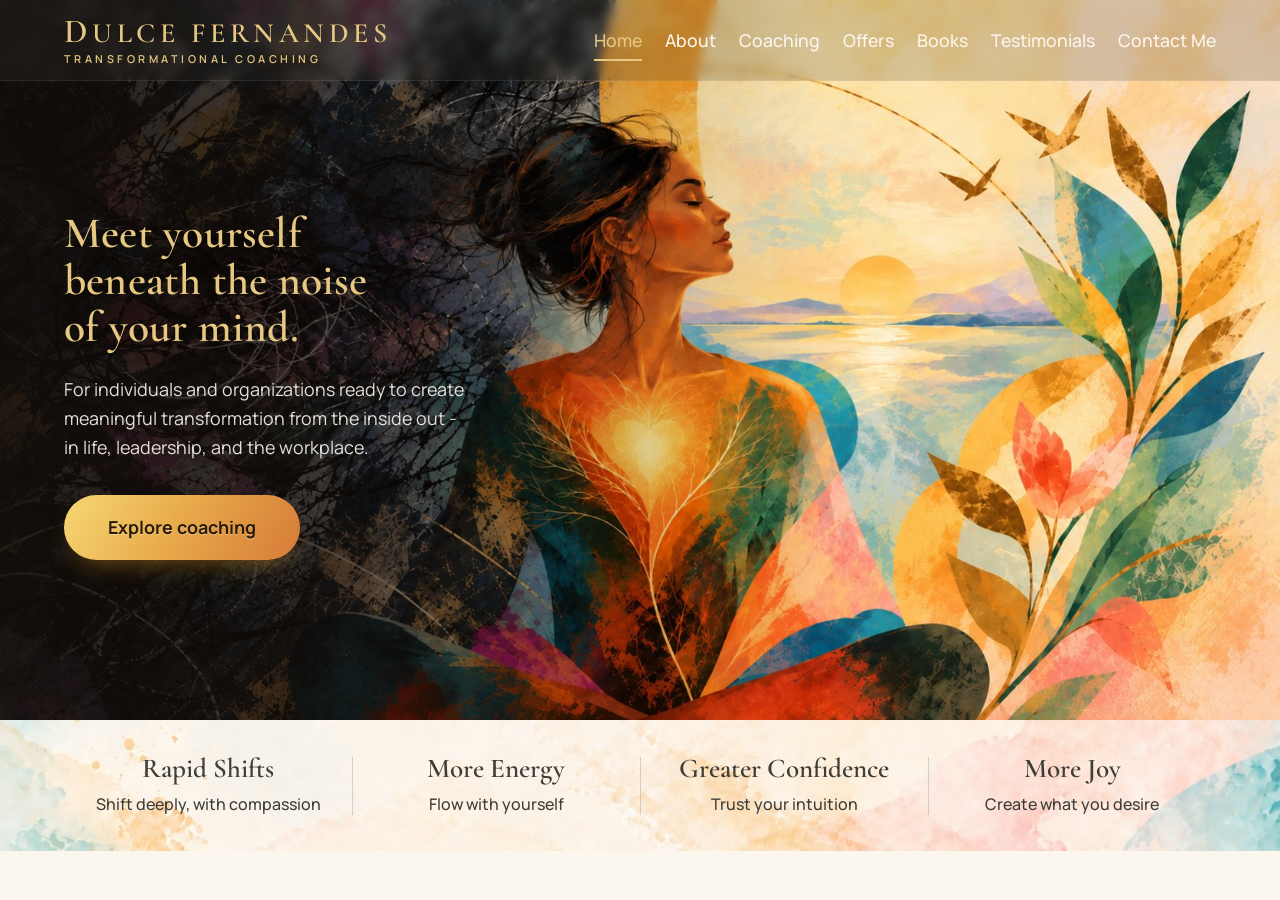
<file: index.html>
<!DOCTYPE html>
<html lang="en">
<head>
  <meta charset="UTF-8" />
  <meta name="viewport" content="width=device-width, initial-scale=1.0" />
  <title>Dulce Fernandes | Transformational Coaching</title>
  <meta name="description" content="Transformational coaching for individuals and organizations ready to create meaningful change from the inside out, in life, leadership, and the workplace." />
  <meta name="theme-color" content="#1a1410" />

  <meta property="og:title" content="Dulce Fernandes | Transformational Coaching" />
  <meta property="og:description" content="Meet yourself beneath the noise of your mind." />
  <meta property="og:type" content="website" />
  <meta property="og:image" content="assets/img/hero.jpg" />

  <link rel="preconnect" href="https://fonts.googleapis.com" />
  <link rel="preconnect" href="https://fonts.gstatic.com" crossorigin />
  <link href="https://fonts.googleapis.com/css2?family=Cormorant+Garamond:wght@400;500;600;700&family=Manrope:wght@400;500;600;700&display=swap" rel="stylesheet" />

  <link rel="stylesheet" href="css/styles.css?v=31" />
</head>
<body>
  <!-- ============ HEADER / NAV ============ -->
  <header class="site-header" id="siteHeader">
    <div class="container nav-inner">
      <a href="#home" class="brand" aria-label="Dulce Fernandes home">
        <span class="brand-name"><span class="brand-drop">D</span>ulce Fernandes</span>
        <span class="brand-tag">Transformational Coaching</span>
      </a>

      <button class="nav-toggle" id="navToggle" aria-label="Open menu" aria-expanded="false" aria-controls="primaryNav">
        <span></span><span></span><span></span>
      </button>

      <nav class="primary-nav" id="primaryNav" aria-label="Primary">
        <a href="index.html" class="nav-link is-active">Home</a>
        <a href="about.html" class="nav-link">About</a>
        <a href="#coaching" class="nav-link">Coaching</a>
        <div class="nav-item has-dropdown" id="offersDropdown">
          <a href="#offers" class="nav-link nav-link-toggle" aria-haspopup="true" aria-expanded="false">Offers</a>
          <div class="dropdown-menu" role="menu" aria-label="Offers">
            <a href="#inner-transformation" class="dropdown-link" role="menuitem">Inner Transformation</a>
            <a href="#money-transformation" class="dropdown-link" role="menuitem">Money Transformation</a>
          </div>
        </div>
        <a href="#books" class="nav-link">Books</a>
        <a href="#testimonials" class="nav-link">Testimonials</a>
        <a href="#contact" class="nav-link">Contact Me</a>
      </nav>
    </div>
  </header>

  <!-- ============ HERO ============ -->
  <section class="hero" id="home">
    <picture class="hero-media" aria-hidden="true">
      <source media="(max-width: 720px)" srcset="assets/img/hero-mobile.jpg" />
      <img src="assets/img/hero.jpg" alt="" fetchpriority="high" />
    </picture>
    <div class="hero-scrim" aria-hidden="true"></div>
    <div class="container hero-inner">
      <div class="hero-copy">
        <h1 class="hero-title">Meet yourself<br />beneath the noise<br />of your mind.</h1>
        <p class="hero-sub">For individuals and organizations ready to create meaningful transformation from the inside out -<br>in life, leadership, and the workplace.</p>
        <a href="#coaching" class="btn btn-primary">Explore coaching</a>
      </div>
    </div>
  </section>

  <!-- ============ BENEFIT STRIP ============ -->
  <section class="benefits" aria-label="What you gain">
    <div class="container benefits-grid">
      <div class="benefit"><h3>Rapid Shifts</h3><p>Shift deeply, with compassion</p></div>
      <div class="benefit"><h3>More Energy</h3><p>Flow with yourself</p></div>
      <div class="benefit"><h3>Greater Confidence</h3><p>Trust your intuition</p></div>
      <div class="benefit"><h3>More Joy</h3><p>Create what you desire</p></div>
    </div>
  </section>

  <script src="js/main.js?v=31" defer></script>
  <script src="js/protect.js?v=31" defer></script>
</body>
</html>
</file>
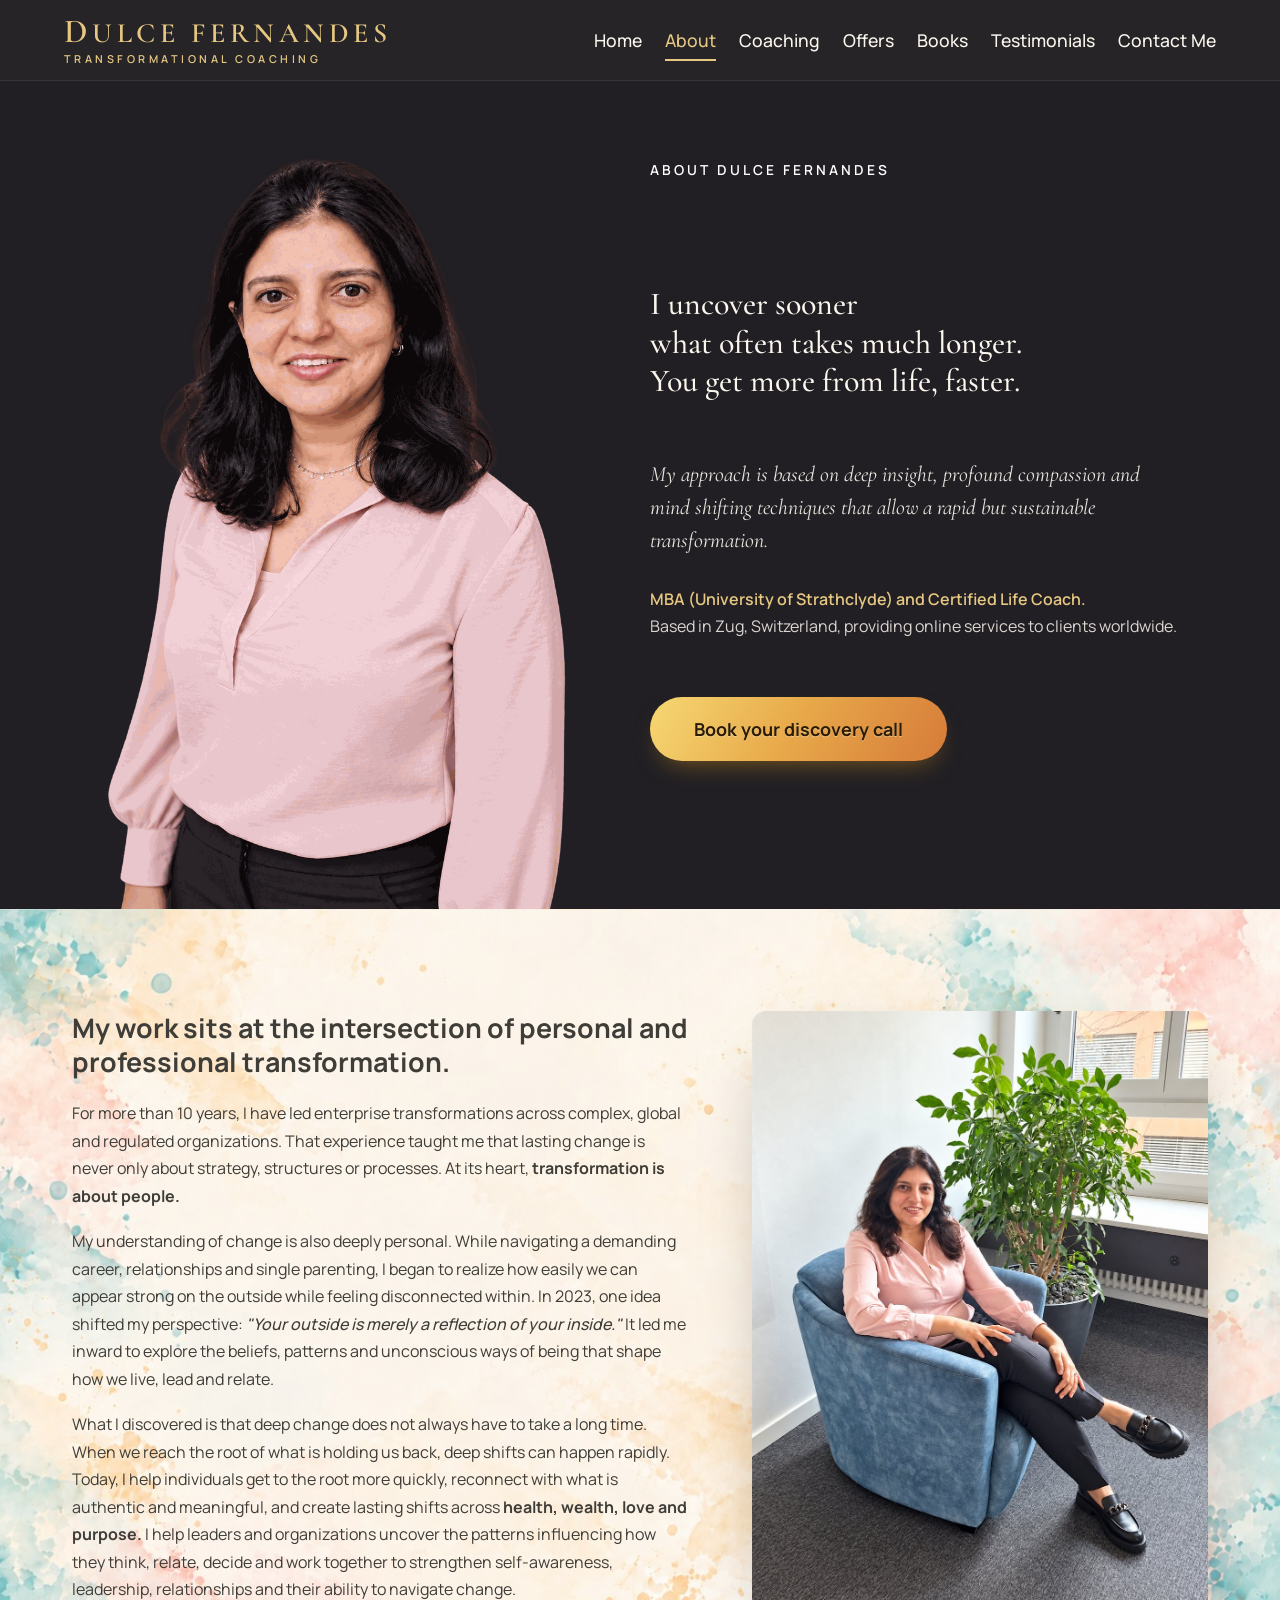
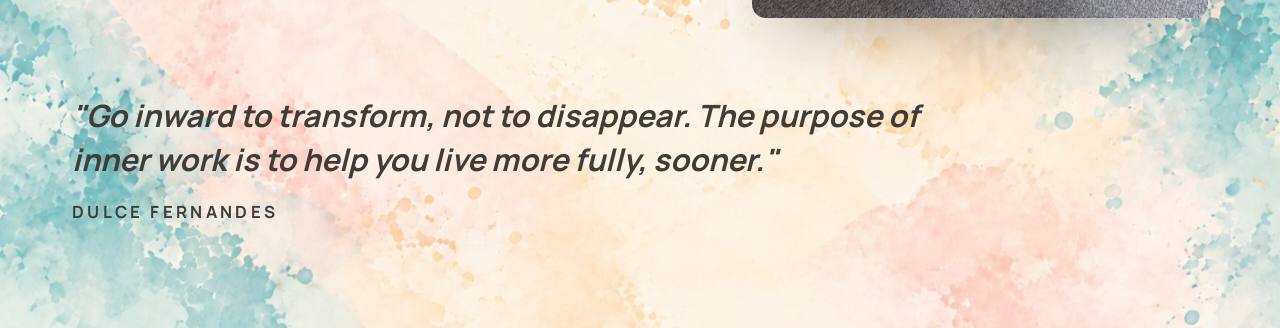
<file: about.html>
<!DOCTYPE html>
<html lang="en">
<head>
  <meta charset="UTF-8" />
  <meta name="viewport" content="width=device-width, initial-scale=1.0" />
  <title>About | Dulce Fernandes | Transformational Coaching</title>
  <meta name="description" content="About Dulce Fernandes. MBA (University of Strathclyde) and Certified Life Coach based in Zug, Switzerland, helping individuals and organizations create rapid, sustainable transformation." />
  <meta name="theme-color" content="#16566b" />

  <meta property="og:title" content="About | Dulce Fernandes" />
  <meta property="og:description" content="I uncover sooner what often takes much longer. You get more from life, faster." />
  <meta property="og:type" content="website" />
  <meta property="og:image" content="assets/img/about-headshot.jpg?v=2" />

  <link rel="preconnect" href="https://fonts.googleapis.com" />
  <link rel="preconnect" href="https://fonts.gstatic.com" crossorigin />
  <link href="https://fonts.googleapis.com/css2?family=Cormorant+Garamond:ital,wght@0,400;0,500;0,600;0,700;1,400;1,500;1,600&family=Manrope:wght@400;500;600;700&display=swap" rel="stylesheet" />

  <link rel="stylesheet" href="css/styles.css?v=52" />
</head>
<body>
  <!-- ============ HEADER / NAV (same standard as home) ============ -->
  <header class="site-header" id="siteHeader">
    <div class="container nav-inner">
      <a href="index.html" class="brand" aria-label="Dulce Fernandes home">
        <span class="brand-name"><span class="brand-drop">D</span>ulce Fernandes</span>
        <span class="brand-tag">Transformational Coaching</span>
      </a>

      <button class="nav-toggle" id="navToggle" aria-label="Open menu" aria-expanded="false" aria-controls="primaryNav">
        <span></span><span></span><span></span>
      </button>

      <nav class="primary-nav" id="primaryNav" aria-label="Primary">
        <a href="index.html" class="nav-link">Home</a>
        <a href="about.html" class="nav-link is-active">About</a>
        <a href="#coaching" class="nav-link">Coaching</a>
        <div class="nav-item has-dropdown" id="offersDropdown">
          <a href="#offers" class="nav-link nav-link-toggle" aria-haspopup="true" aria-expanded="false">Offers</a>
          <div class="dropdown-menu" role="menu" aria-label="Offers">
            <a href="#inner-transformation" class="dropdown-link" role="menuitem">Inner Transformation</a>
            <a href="#money-transformation" class="dropdown-link" role="menuitem">Money Transformation</a>
          </div>
        </div>
        <a href="#books" class="nav-link">Books</a>
        <a href="#testimonials" class="nav-link">Testimonials</a>
        <a href="#contact" class="nav-link">Contact Me</a>
      </nav>
    </div>
  </header>

  <main>
    <!-- ============ ABOUT HERO (teal band) ============ -->
    <section class="about-hero">
      <div class="container about-hero-grid">
        <div class="about-hero-photo">
          <img src="assets/img/about-headshot.png?v=1" alt="Dulce Fernandes, transformational coach" fetchpriority="high" />
        </div>
        <div class="about-hero-copy">
          <p class="about-eyebrow">About Dulce Fernandes</p>
          <div class="ahc-top">
            <h1 class="about-hero-title">I uncover sooner<br />what often takes much longer.<br />You get more from life, faster.</h1>
          </div>
          <div class="ahc-mid">
            <p class="about-hero-lede">My approach is based on deep insight, profound compassion and mind shifting techniques that allow a rapid but sustainable transformation.</p>
            <p class="about-hero-credential"><span class="gold">MBA (University of Strathclyde) and Certified Life Coach.</span><br />Based in Zug, Switzerland, providing online services to clients worldwide.</p>
          </div>
          <a href="#contact" class="btn btn-primary about-hero-btn">Book your discovery call</a>
        </div>
      </div>
    </section>

    <!-- ============ ABOUT STORY (watercolour) ============ -->
    <section class="about-story">
      <div class="container about-story-grid">
        <div class="about-story-copy">
          <h2 class="about-story-head">My work sits at the intersection of personal and professional transformation.</h2>
          <p>For more than 10 years, I have led enterprise transformations across complex, global and regulated organizations. That experience taught me that lasting change is never only about strategy, structures or processes. At its heart, <strong>transformation is about people.</strong></p>
          <p>My understanding of change is also deeply personal. While navigating a demanding career, relationships and single parenting, I began to realize how easily we can appear strong on the outside while feeling disconnected within. In 2023, one idea shifted my perspective: <em>"Your outside is merely a reflection of your inside."</em> It led me inward to explore the beliefs, patterns and unconscious ways of being that shape how we live, lead and relate.</p>
          <p>What I discovered is that deep change does not always have to take a long time. When we reach the root of what is holding us back, deep shifts can happen rapidly. Today, I help individuals get to the root more quickly, reconnect with what is authentic and meaningful, and create lasting shifts across <strong>health, wealth, love and purpose.</strong> I help leaders and organizations uncover the patterns influencing how they think, relate, decide and work together to strengthen self-awareness, leadership, relationships and their ability to navigate change.</p>
        </div>
        <div class="about-story-photo">
          <img src="assets/img/about-seated.jpg?v=3" alt="Dulce Fernandes seated in her studio" loading="lazy" />
        </div>
      </div>

      <div class="container">
        <figure class="about-pullquote">
          <blockquote>"Go inward to transform, not to disappear. The purpose of inner work is to help you live more fully, sooner."</blockquote>
          <figcaption>Dulce Fernandes</figcaption>
        </figure>
      </div>
    </section>
  </main>

  <script src="js/main.js?v=52" defer></script>
  <script src="js/protect.js?v=52" defer></script>
</body>
</html>
</file>
<file: css/styles.css>
/* ============================================================
   Dulce Fernandes - Transformational Coaching (Home)
   ============================================================ */

:root {
  --cream: #fbf6ee;
  --gold: #c8952f;
  --gold-soft: #e6c882;
  --navy: #1f3352;      /* benefit headings */
  --blue: #3f6ba3;      /* benefit subtext */
  --serif: "Cormorant Garamond", Georgia, serif;
  --sans: "Manrope", system-ui, -apple-system, sans-serif;
  --container: 1200px;
  --ease: cubic-bezier(0.22, 1, 0.36, 1);
}

*, *::before, *::after { box-sizing: border-box; }
html { scroll-behavior: smooth; }
@media (prefers-reduced-motion: reduce) { html { scroll-behavior: auto; } }

body {
  margin: 0;
  font-family: var(--sans);
  color: #241b14;
  background: var(--cream);
  line-height: 1.6;
  -webkit-font-smoothing: antialiased;
  text-rendering: optimizeLegibility;
}
img { max-width: 100%; display: block; -webkit-user-drag: none; user-select: none; -webkit-touch-callout: none; }
a { color: inherit; text-decoration: none; }

/* ---------- Content lock (deterrent) ---------- */
html.locked, html.locked body {
  -webkit-user-select: none;
  -moz-user-select: none;
  -ms-user-select: none;
  user-select: none;
  -webkit-touch-callout: none;
}
html.locked input,
html.locked textarea,
html.locked [contenteditable="true"] {
  -webkit-user-select: text;
  -moz-user-select: text;
  -ms-user-select: text;
  user-select: text;
}

.container {
  width: 100%;
  max-width: var(--container);
  margin-inline: auto;
  padding-inline: 32px;
}

h1, h3 { font-family: var(--serif); margin: 0; line-height: 1.08; }

/* ---------- Buttons ---------- */
.btn {
  display: inline-flex;
  align-items: center;
  justify-content: center;
  font-family: var(--sans);
  font-weight: 600;
  font-size: 1rem;
  padding: 15px 34px;
  border-radius: 999px;
  border: 0;
  cursor: pointer;
  white-space: nowrap;
  transition: transform 0.25s var(--ease), box-shadow 0.25s var(--ease);
}
.btn-primary {
  background: linear-gradient(120deg, #f6d873 0%, #e8a94a 48%, #d67b39 100%); /* clear gold to amber to terracotta */
  color: #2a1c06;            /* near-black brown, stays readable across the whole gradient */
  font-weight: 700;
  font-size: 1.12rem;        /* slightly larger for the wider layout */
  padding: 18px 44px;
  text-shadow: 0 1px 0 rgba(255, 236, 200, 0.5); /* keeps text crisp over the gradient */
  box-shadow: 0 12px 26px -12px rgba(168, 118, 29, 0.75);
}
.btn-primary:hover {
  transform: translateY(-2px);
  background: linear-gradient(120deg, #f8de84 0%, #edb055 48%, #dd8442 100%);
  color: #2a1c06;
  box-shadow: 0 18px 36px -12px rgba(168, 118, 29, 0.9);
}

/* ---------- Header ---------- */
.site-header {
  position: fixed;
  inset: 0 0 auto 0;
  z-index: 50;
  padding: 12px 0;
  background: rgba(63, 61, 56, 0.2);   /* highly transparent #3F3D38 */
  backdrop-filter: blur(5px);
  border-bottom: 1px solid rgba(255, 255, 255, 0.08);
  transition: background 0.3s var(--ease), padding 0.3s var(--ease);
}
/* Stay transparent on scroll (no opaque state) */
.site-header.is-scrolled {
  background: rgba(63, 61, 56, 0.2);
  padding: 8px 0;
}
.nav-inner {
  display: flex; align-items: center; justify-content: space-between; gap: 24px; min-height: 56px;
  max-width: none;
  /* Left keeps the logo aligned with the hero; right padding nudges the nav in from the edge */
  padding-inline: clamp(28px, 5vw, 84px) clamp(44px, 5vw, 92px);
}

.brand { display: inline-flex; flex-direction: column; line-height: 1; color: var(--gold-soft); }
.brand-name { font-family: var(--serif); font-size: 1.75rem; font-weight: 600; letter-spacing: 0.16em; text-transform: uppercase; }
.brand-drop { font-size: 2.1rem; }
.brand-tag { font-family: var(--sans); font-size: 0.68rem; font-weight: 600; letter-spacing: 0.32em; text-transform: uppercase; margin-top: 6px; color: var(--gold-soft); }

.primary-nav { display: flex; align-items: center; gap: clamp(16px, 1.8vw, 30px); }
.nav-link { font-size: 1.1rem; font-weight: 500; color: var(--cream); position: relative; padding: 4px 0; transition: color 0.2s var(--ease); }
.nav-link::after { content: ""; position: absolute; left: 0; bottom: -3px; width: 0; height: 2px; background: var(--gold); transition: width 0.25s var(--ease); }
.nav-link:hover { color: var(--gold-soft); }
.nav-link.is-active { color: var(--gold-soft); }
.nav-link.is-active::after { width: 100%; background: var(--gold-soft); }

/* ---------- Dropdown ---------- */
.nav-item { position: relative; display: inline-flex; }
.nav-link-toggle { display: inline-flex; align-items: center; gap: 6px; }
.nav-caret { transition: transform 0.25s var(--ease); }
.dropdown-menu {
  position: absolute;
  top: calc(100% + 14px);
  left: 50%;
  transform: translateX(-50%) translateY(8px);
  min-width: 224px;
  display: flex;
  flex-direction: column;
  padding: 8px;
  background: rgba(63, 61, 56, 0.42);
  border: 1px solid rgba(255, 255, 255, 0.14);
  border-radius: 14px;
  box-shadow: 0 24px 50px -22px rgba(0, 0, 0, 0.7);
  backdrop-filter: blur(10px);
  opacity: 0;
  visibility: hidden;
  transition: opacity 0.22s var(--ease), transform 0.22s var(--ease), visibility 0.22s;
}
.dropdown-menu::before {
  content: "";
  position: absolute;
  top: -14px; left: 0; right: 0;
  height: 14px;
}
.nav-item:hover .dropdown-menu,
.nav-item:focus-within .dropdown-menu,
.nav-item.is-open .dropdown-menu {
  opacity: 1;
  visibility: visible;
  transform: translateX(-50%) translateY(0);
}
.nav-item:hover .nav-caret,
.nav-item.is-open .nav-caret { transform: rotate(180deg); }
.dropdown-link {
  padding: 11px 16px;
  border-radius: 9px;
  font-size: 0.98rem;
  font-weight: 500;
  color: var(--cream);
  white-space: nowrap;
  transition: background 0.18s var(--ease), color 0.18s var(--ease);
}
.dropdown-link:hover, .dropdown-link:focus-visible { background: rgba(230, 200, 130, 0.16); color: var(--gold-soft); }

.nav-toggle { display: none; flex-direction: column; gap: 5px; background: none; border: 0; cursor: pointer; padding: 8px; }
.nav-toggle span { width: 26px; height: 2px; background: var(--cream); border-radius: 2px; transition: transform 0.3s var(--ease), opacity 0.3s var(--ease); }

/* ---------- Hero ---------- */
/* Full artwork is shown in flow (no cover-crop), so nothing is cut off.
   Text is overlaid on the dark left zone and constrained so it never
   reaches the figure. */
.hero { position: relative; overflow: hidden; background: #140d09; }
.hero-media { display: block; width: 100%; line-height: 0; }
.hero-media img { width: 100%; height: auto; display: block; }
.hero-scrim {
  position: absolute; inset: 0; z-index: 1;
  background: linear-gradient(90deg, rgba(18, 13, 10, 0.92) 0%, rgba(18, 13, 10, 0.72) 24%, rgba(18, 13, 10, 0.18) 46%, rgba(18, 13, 10, 0) 64%);
}
.hero-inner {
  position: absolute; inset: 0; z-index: 2;
  max-width: none; width: 100%;
  display: flex; align-items: center;
  padding: 90px clamp(24px, 4vw, 40px) 40px clamp(28px, 5vw, 84px);
}
.hero-copy { max-width: min(460px, 42vw); color: var(--cream); }
.hero-title {
  font-size: clamp(2rem, 3.4vw, 3.3rem);
  font-weight: 600;
  color: var(--gold-soft);
  letter-spacing: 0.005em;
  text-shadow: 0 2px 26px rgba(0, 0, 0, 0.4);
}
.hero-sub {
  font-size: clamp(1rem, 1.4vw, 1.18rem);
  color: rgba(251, 246, 238, 0.9);
  max-width: 42ch;
  margin: 24px 0 34px;
  line-height: 1.6;
}

/* ---------- Benefit strip ---------- */
.benefits {
  position: relative;
  background: var(--cream);
  background-image: linear-gradient(rgba(253, 248, 238, 0.28), rgba(253, 248, 238, 0.28)), url("../assets/img/benefits-bg.jpg");
  background-size: cover;
  background-position: center;
}
.benefits-grid {
  display: grid;
  grid-template-columns: repeat(4, 1fr);
  max-width: none;
  /* Match the header/hero so the strip aligns with the logo and nav */
  padding-inline: clamp(28px, 5vw, 84px);
}
.benefit { padding: 34px 26px; text-align: center; position: relative; }
.benefit + .benefit::before { content: ""; position: absolute; left: 0; top: 28%; bottom: 28%; width: 1px; background: rgba(31, 51, 82, 0.18); }
.benefit h3 { font-size: 1.7rem; font-weight: 600; color: #3F3D38; margin-bottom: 8px; }
.benefit p { margin: 0; color: #3F3D38; font-size: 1rem; font-weight: 500; }

/* ============================================================
   ABOUT PAGE
   ============================================================ */
/* Hero band (teal) */
.about-hero {
  background: #211f24;
  color: var(--cream);
  padding-top: 92px; /* clear the fixed header */
}
.about-hero-grid {
  display: grid;
  grid-template-columns: 0.92fr 1fr;
  gap: clamp(32px, 5vw, 64px);
  align-items: stretch;
  padding-top: clamp(30px, 3.6vw, 48px);
  padding-bottom: 0; /* let the cut-out reach the bottom edge */
}
.about-hero-photo { align-self: end; }
.about-hero-photo img {
  width: 100%;
  height: auto;
  display: block;   /* full-width cut-out, touches the section bottom */
}
/* Copy column: eyebrow aligns with photo top, middle text distanced,
   button lifted off the bottom by the same distance as the top gap */
.about-hero-copy {
  align-self: stretch;
  position: relative;
  display: flex;
  flex-direction: column;
  justify-content: center;   /* centre the copy block; moderate internal gaps */
  padding: clamp(28px, 4vw, 52px) 0;
}
.about-eyebrow {
  font-family: var(--sans);
  font-size: 0.86rem; font-weight: 600;
  letter-spacing: 0.22em; text-transform: uppercase;
  color: #ffffff;
  margin: 0;
  position: absolute;        /* lift the eyebrow up to the lady's head level */
  top: clamp(10px, 1.6vw, 22px);
  left: 0;
}
.about-hero-title {
  font-family: var(--serif);
  font-size: clamp(1.6rem, 2.5vw, 2.35rem);
  font-weight: 500;
  line-height: 1.2;
  color: var(--cream);
  margin: 0;
  text-wrap: balance;
}
.about-hero-lede {
  font-family: var(--serif);
  font-style: italic;
  font-weight: 400;
  font-size: clamp(1.18rem, 1.7vw, 1.45rem);
  color: rgba(251, 246, 238, 0.92);
  max-width: 52ch;
  margin: 0 0 clamp(20px, 2.4vw, 30px); /* small controlled gap to the credential line */
  line-height: 1.5;
}
.about-hero-credential {
  color: rgba(251, 246, 238, 0.85);
  max-width: 56ch; margin: 0;
  line-height: 1.65;
}
.about-hero-credential .gold { color: var(--gold-soft); font-weight: 600; }
.ahc-mid { margin-top: clamp(36px, 4.5vw, 64px); }
.about-hero-btn { align-self: flex-start; margin-top: clamp(36px, 4.5vw, 64px); }

/* Story section (watercolour) */
.about-story {
  background: var(--cream);
  background-image: linear-gradient(rgba(253, 248, 238, 0.4), rgba(253, 248, 238, 0.4)), url("../assets/img/benefits-bg.jpg");
  background-size: cover;
  background-position: center;
  padding-block: clamp(56px, 8vw, 104px);
}
.about-story-grid {
  display: grid;
  grid-template-columns: 1.15fr 0.85fr;
  gap: clamp(36px, 5vw, 72px);
  align-items: start;
}
.about-story-head {
  font-family: var(--sans);
  font-size: clamp(1.35rem, 2.1vw, 1.8rem);
  font-weight: 700;
  color: #3F3D38;
  margin: 0 0 22px;
  line-height: 1.25;
}
.about-story-copy p { color: #3F3D38; margin: 0 0 18px; line-height: 1.72; }
.about-story-copy strong { color: #3F3D38; font-weight: 700; }
.about-story-copy em { font-style: italic; font-family: inherit; font-size: inherit; color: #3F3D38; font-weight: 500; }
.about-story-photo { position: sticky; top: 100px; }
.about-story-photo img { width: 100%; border-radius: 14px; box-shadow: 0 26px 70px -30px rgba(0, 0, 0, 0.4); }
.about-pullquote { margin: clamp(44px, 6vw, 72px) 0 0; max-width: 920px; }
.about-pullquote blockquote {
  margin: 0;
  font-family: var(--sans);
  font-style: italic;
  font-weight: 700;
  font-size: clamp(1.3rem, 2.4vw, 1.95rem);
  line-height: 1.42;
  color: #3F3D38;
}
.about-pullquote figcaption {
  margin-top: 18px;
  font-family: var(--sans);
  font-size: 1.05rem; font-weight: 700;
  letter-spacing: 0.2em; text-transform: uppercase;
  color: #3F3D38;
}

@media (max-width: 860px) {
  .about-hero-grid, .about-story-grid { grid-template-columns: 1fr; }
  .about-hero-grid { align-items: center; padding-bottom: clamp(32px, 6vw, 48px); }
  .about-hero-photo { max-width: 380px; margin-inline: auto; align-self: center; }
  .about-hero-copy { display: block; padding: 0; }
  .about-eyebrow { position: static; margin: 0 0 16px; }
  .about-story-photo { position: static; max-width: 520px; margin-inline: auto; }
}

/* ---------- Responsive ---------- */
@media (max-width: 900px) {
  .benefits-grid { grid-template-columns: repeat(2, 1fr); }
  .benefit:nth-child(2)::before { display: none; }
  .benefit:nth-child(3), .benefit:nth-child(4) { border-top: 1px solid rgba(31, 51, 82, 0.14); }
}

@media (max-width: 720px) {
  .container { padding-inline: 22px; }
  .nav-inner, .benefits-grid { padding-inline: 22px; }
  /* backdrop-filter on the header makes fixed children position to the header
     box instead of the viewport, which distorted the drawer. Disable on mobile. */
  .site-header, .site-header.is-scrolled { backdrop-filter: none; }
  .nav-toggle { display: flex; position: relative; z-index: 70; }
  .primary-nav {
    position: fixed;
    inset: 0 0 0 auto;
    width: min(82vw, 320px);
    flex-direction: column;
    align-items: flex-start;
    justify-content: flex-start;
    gap: 20px;
    padding: 96px 30px 40px;
    background: rgba(63, 61, 56, 0.92);
    transform: translateX(100%);
    transition: transform 0.35s var(--ease);
    z-index: 60;
    overflow-y: auto;
    box-shadow: -14px 0 44px -22px rgba(0, 0, 0, 0.7);
  }
  .primary-nav.is-open { transform: translateX(0); }
  .nav-item { display: flex; flex-direction: column; width: 100%; }
  .nav-link-toggle { justify-content: space-between; width: 100%; }
  .dropdown-menu {
    position: static;
    transform: none;
    opacity: 1;
    visibility: hidden;
    display: none;
    min-width: 0;
    width: 100%;
    margin: 10px 0 0;
    padding: 6px 0 0 14px;
    background: none;
    border: 0;
    border-left: 2px solid rgba(230, 200, 130, 0.3);
    border-radius: 0;
    box-shadow: none;
    backdrop-filter: none;
  }
  .nav-item.is-open .dropdown-menu { display: flex; visibility: visible; transform: none; }
  .dropdown-link { padding: 9px 12px; }
  .nav-toggle.is-open span:nth-child(1) { transform: translateY(7px) rotate(45deg); }
  .nav-toggle.is-open span:nth-child(2) { opacity: 0; }
  .nav-toggle.is-open span:nth-child(3) { transform: translateY(-7px) rotate(-45deg); }
  .hero-scrim { background: linear-gradient(180deg, rgba(18,13,10,0.82) 0%, rgba(18,13,10,0.5) 34%, rgba(18,13,10,0.1) 62%, rgba(18,13,10,0) 100%); }
  .hero-inner { align-items: flex-start; padding: 104px 22px 40px 22px; }
  .hero-copy { max-width: 100%; }
  .hero-title { font-size: clamp(2rem, 8vw, 2.9rem); }
}

@media (max-width: 460px) {
  .benefits-grid { grid-template-columns: 1fr; }
  .benefit + .benefit::before { display: none; }
  .benefit:nth-child(n+2) { border-top: 1px solid rgba(31, 51, 82, 0.14); }
}
</file>
